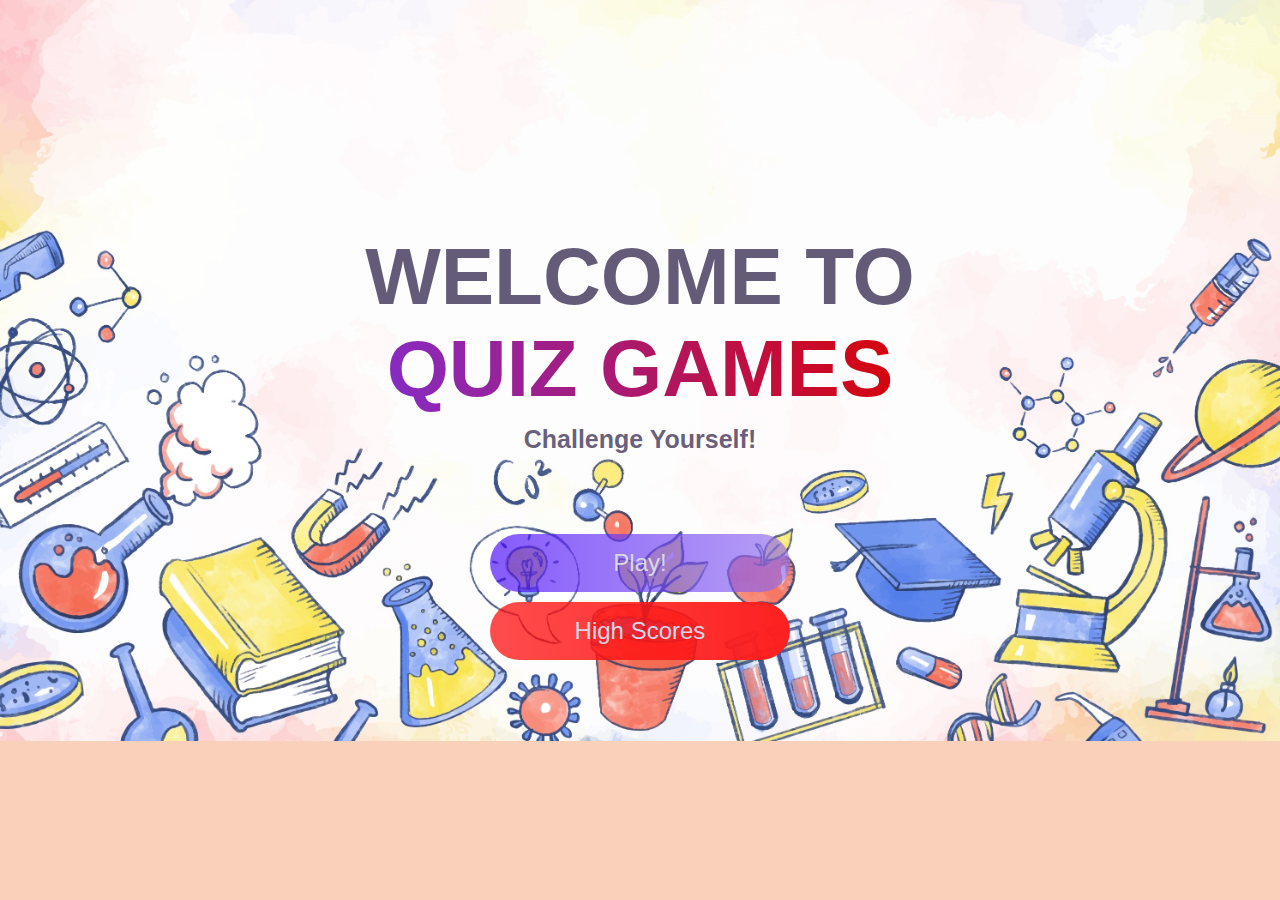
<file: index.html>
<!DOCTYPE html>
<html lang="en">

<head>
  <meta charset="UTF-8" />
  <meta name="viewport" content="width=device-width, initial-scale=1.0" />
  <title>Main Menu</title>
  <link rel="stylesheet" href="style/style.css" />
</head>

<body class="homeimg">
  <div class="container">
    <div id="home" class="flex-column flex-center">
      <h1>
        <div class="main-menu">WELCOME TO </div>
        <div class="text-home">QUIZ GAMES</div>
        <div class="text-layer">Challenge Yourself!</div>
      </h1>
      <a href="/game/game.html" class="btn" class="colortext">Play!</a>
      <a href="score/highscores.html" class="btn3" class="colortext">High Scores</a>
    </div>
  </div>
</body>

</html>
</file>
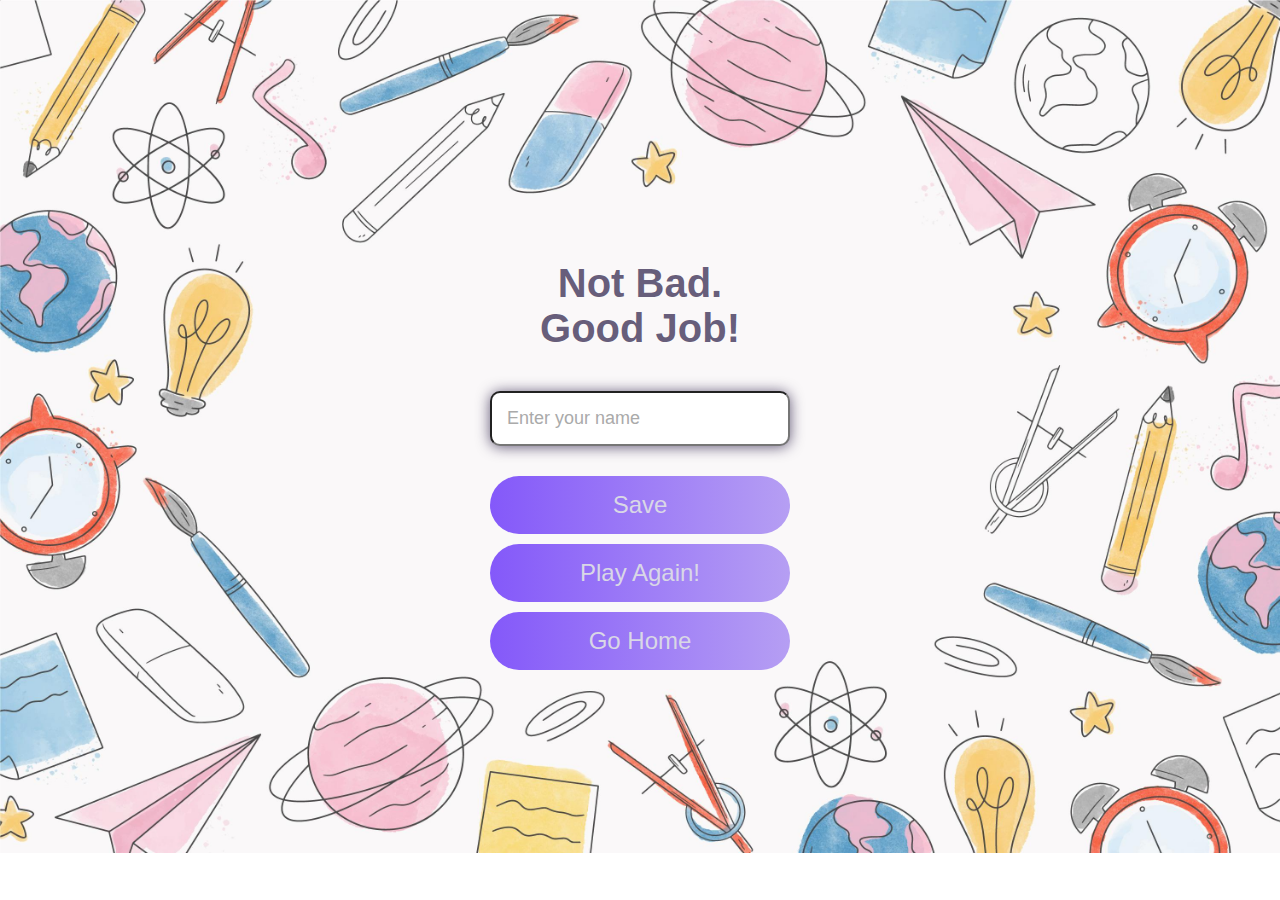
<file: end/end.html>
<!DOCTYPE html>
<html lang="en">

<head>
    <meta charset="UTF-8">
    <meta name="viewport" content="width=device-width, initial-scale=1.0">
    <title>Document</title>
    <link rel="stylesheet" href="/style/style.css">
</head>

<body>
    <div class="container">
        <div id="end" class="flex-center flex-column">
            <h1 id="finalScore">Your Score</h1>
            <form class="end-form-container">
                <h2 class="end-text">Not Bad. </br> Good Job!</h2>
                <input type="text" name="text" id="username" placeholder="Enter your name">
                <button class="btn" id="saveScoreBtn" type="submit" onclick="saveHighScore(event)"
                    disabled>Save</button>
            </form>
            <a href="/game/game.html" class="btn">Play Again!</a>
            <a href="/" class="btn">Go Home</a>
        </div>
    </div>
    <script src="/end/end.js"></script>
</body>

</html>
</file>
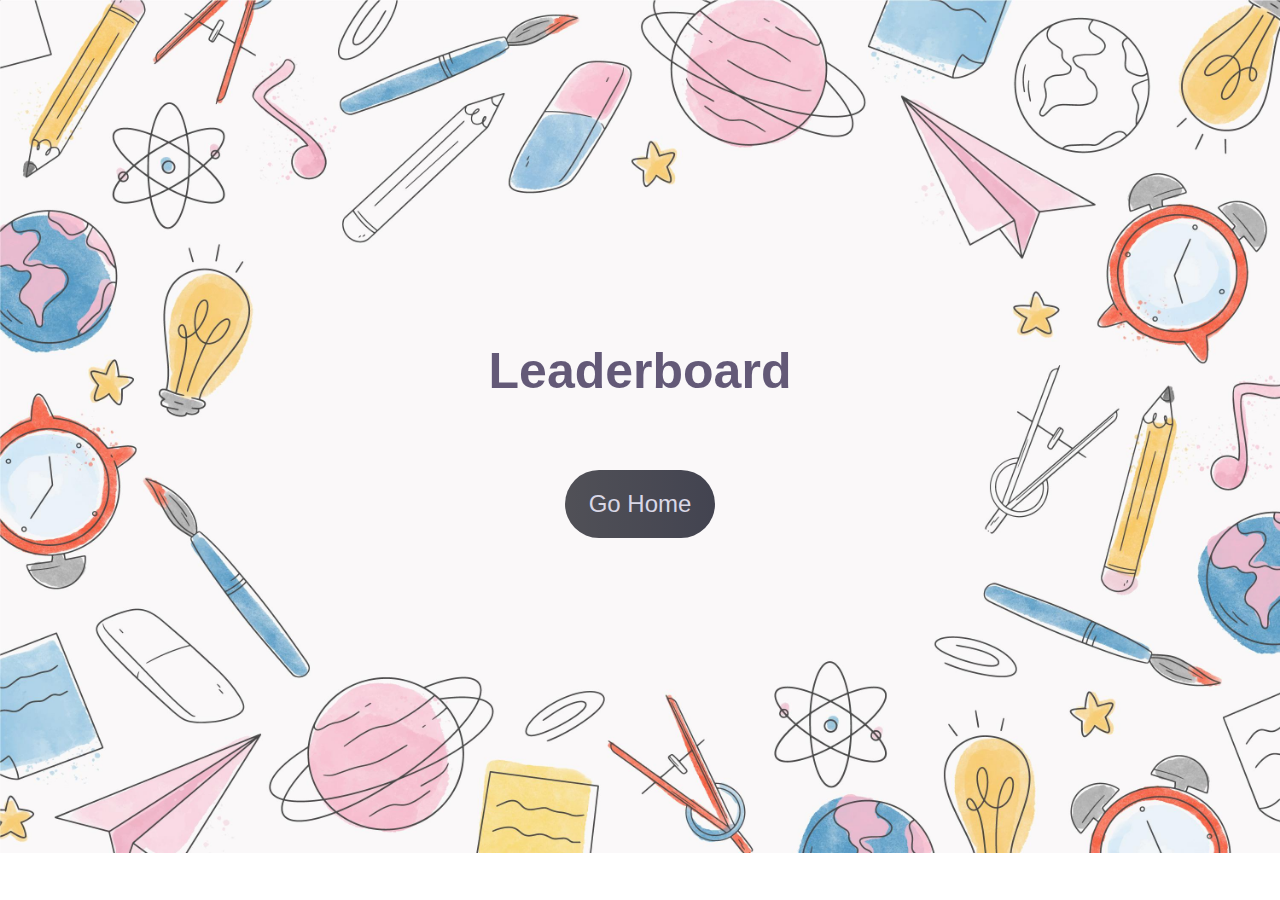
<file: score/highscores.html>
<!DOCTYPE html>
<html lang="en">

<head>
    <meta charset="UTF-8">
    <meta name="viewport" content="width=device-width, initial-scale=1.0">
    <title>High Score</title>
    <link rel="stylesheet" href="/style/style.css">
    <link rel="stylesheet" href="/score/highscores.css">
</head>

<body>
    <div class="container">
        <div id="highScores" class="flex-center flex-column">
            <h1 id="finalScore">Leaderboard</h1>
            <ul id="highScoresList"></ul>
            <a href="/" class="btn1">Go Home</i></a>
        </div>
    </div>
    <script src="/score/highscores.js"></script>
</body>

</html>
</file>
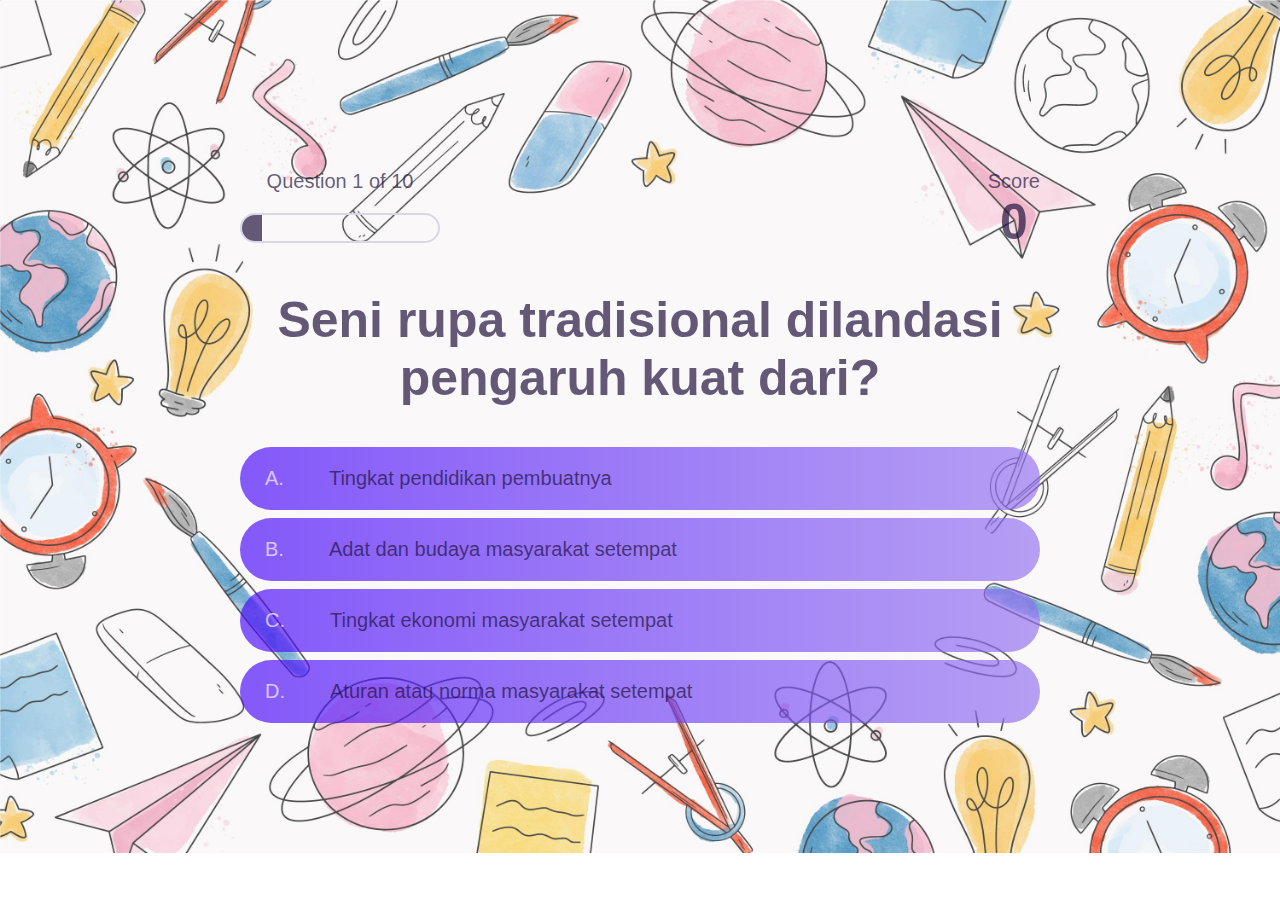
<file: mode/art/art.html>
<!DOCTYPE html>
<html lang="en">

<head>
    <meta charset="UTF-8" />
    <meta name="viewport" content="width=device-width, initial-scale=1.0" />
    <title>Art</title>
    <link rel="stylesheet" href="/style/style.css" />
    <link rel="stylesheet" href="/game/game.css" />
</head>

<body>
    <div class="container">
        <div id="game" class="justify-center flex-column">
            <div id="hud">
                <div class="hud-item">
                    <p id="progressText" class="hud-prefix">Question</p>
                    <div id="progressBar">
                        <div id="progressBarFull"></div>
                    </div>
                </div>
                <div class="hud-items">
                    <p class="hud-prefix">Score</p>
                    <h1 class="hud-main-text" id="score">0</h1>
                </div>
            </div>
            <h1 id="question">
                <div id="text-question">Question</div>
            </h1>
            <div class="choice-container">
                <p class="choice-prefix" class="choice-text">A.</p>
                <p class="choice-text" data-number="1">choice1</p>
            </div>
            <div class="choice-container">
                <p class="choice-prefix" class="choice-text">B.</p>
                <p class="choice-text" data-number="2">choice2</p>
            </div>
            <div class="choice-container">
                <p class="choice-prefix" class="choice-text">C.</p>
                <p class="choice-text" data-number="3">choice3</p>
            </div>
            <div class="choice-container">
                <p class="choice-prefix" class="choice-text">D.</p>
                <p class="choice-text" data-number="4">choice4</p>
            </div>
        </div>
    </div>
    <script src="/mode/art/art.js"></script>
</body>

</html>
</file>
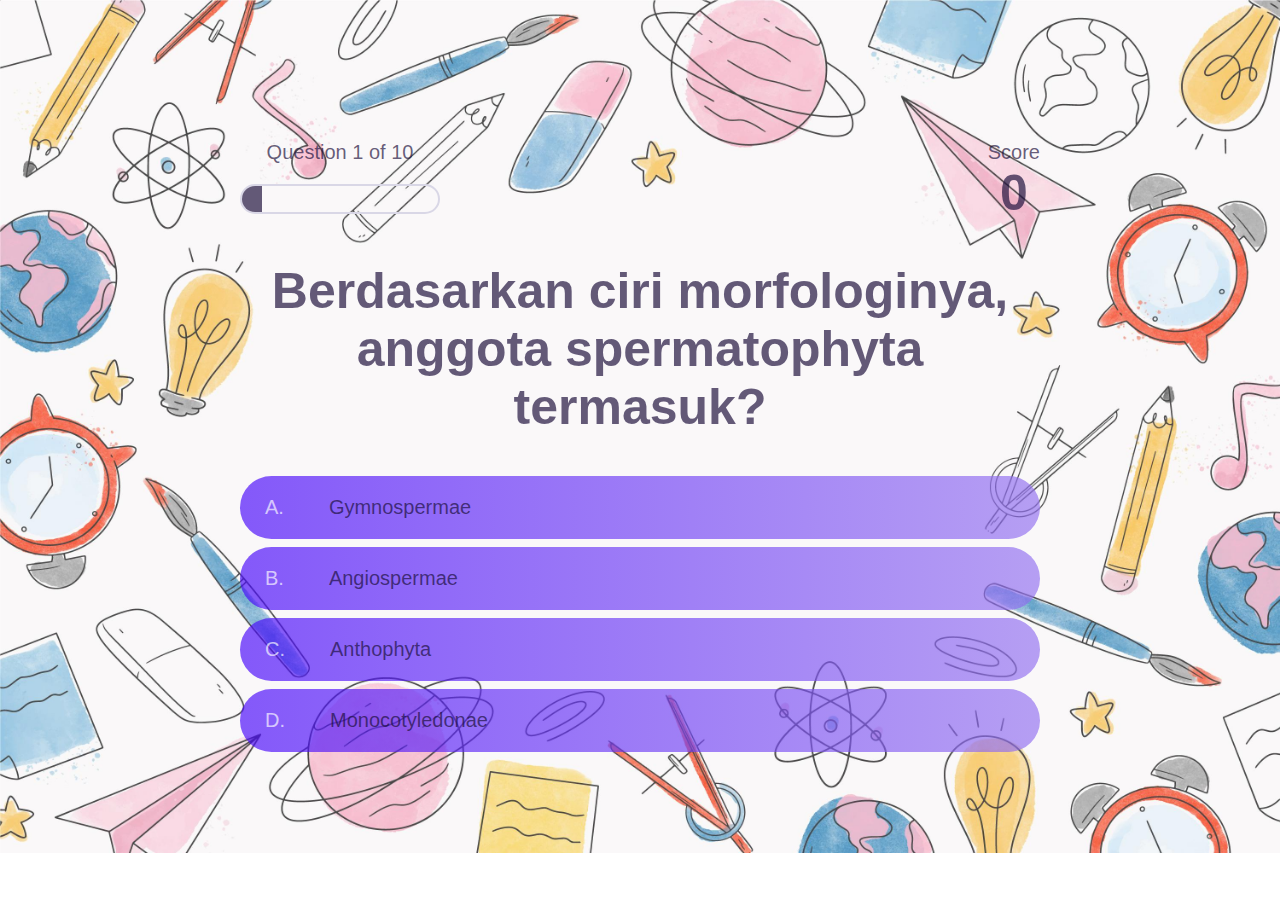
<file: mode/biology/biology.html>
<!DOCTYPE html>
<html lang="en">

<head>
    <meta charset="UTF-8" />
    <meta name="viewport" content="width=device-width, initial-scale=1.0" />
    <title>English Section</title>
    <link rel="stylesheet" href="/style/style.css" />
    <link rel="stylesheet" href="/game/game.css" />
</head>

<body>
    <div class="container">
        <div id="game" class="justify-center flex-column">
            <div id="hud">
                <div class="hud-item">
                    <p id="progressText" class="hud-prefix">Question</p>
                    <div id="progressBar">
                        <div id="progressBarFull"></div>
                    </div>
                </div>
                <div class="hud-items">
                    <p class="hud-prefix">Score</p>
                    <h1 class="hud-main-text" id="score">0</h1>
                </div>
            </div>
            <h1 id="question">
                <div id="text-question">Question</div>
            </h1>
            <div class="choice-container">
                <p class="choice-prefix" class="choice-text">A.</p>
                <p class="choice-text" data-number="1">choice1</p>
            </div>
            <div class="choice-container">
                <p class="choice-prefix" class="choice-text">B.</p>
                <p class="choice-text" data-number="2">choice2</p>
            </div>
            <div class="choice-container">
                <p class="choice-prefix" class="choice-text">C.</p>
                <p class="choice-text" data-number="3">choice3</p>
            </div>
            <div class="choice-container">
                <p class="choice-prefix" class="choice-text">D.</p>
                <p class="choice-text" data-number="4">choice4</p>
            </div>
        </div>
    </div>
    <script src="/mode/biology/biolology.js"></script>
</body>

</html>
</file>
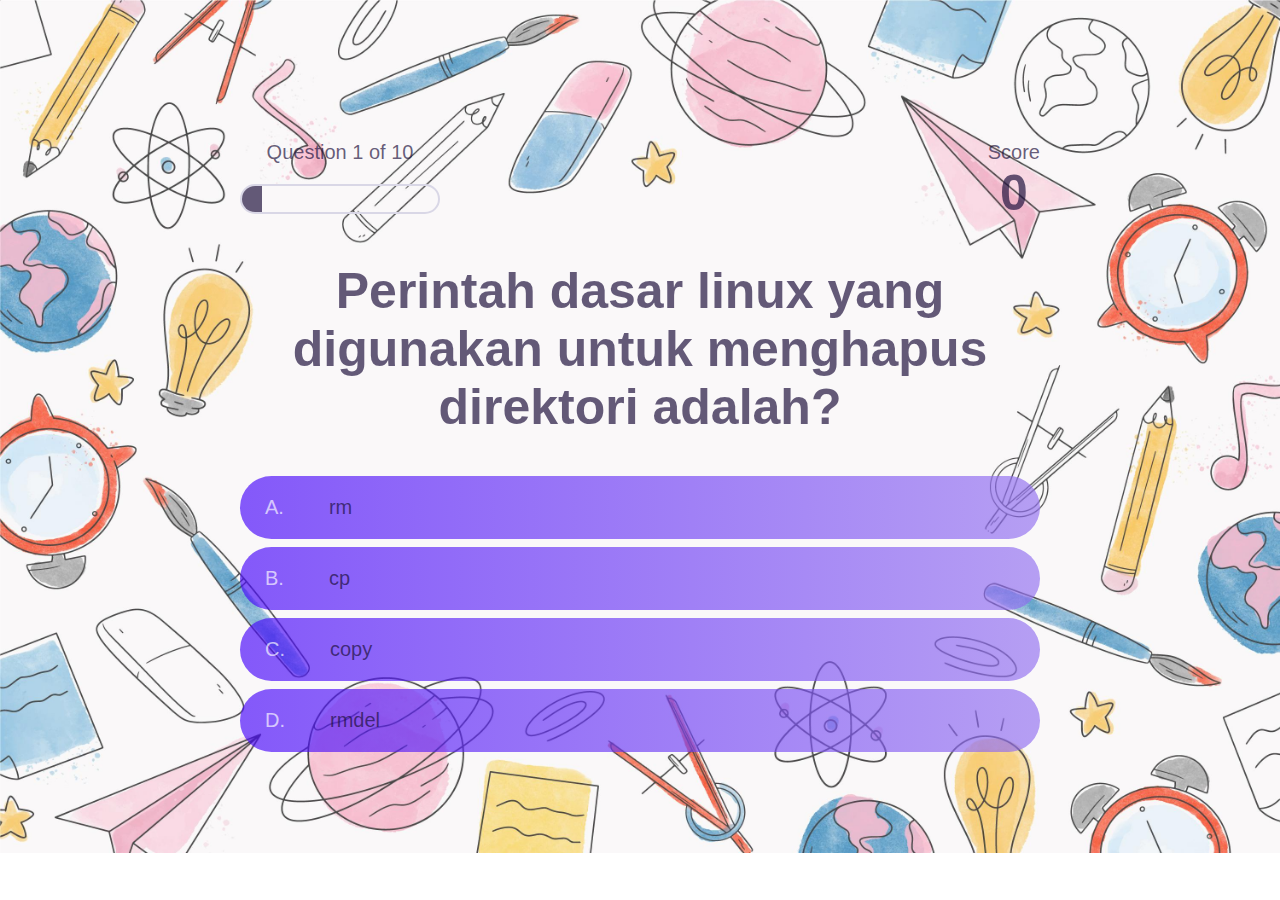
<file: mode/computer/computer.html>
<!DOCTYPE html>
<html lang="en">

<head>
    <meta charset="UTF-8" />
    <meta name="viewport" content="width=device-width, initial-scale=1.0" />
    <title>Computer</title>
    <link rel="stylesheet" href="/style/style.css" />
    <link rel="stylesheet" href="/game/game.css" />
</head>

<body>
    <div class="container">
        <div id="game" class="justify-center flex-column">
            <div id="hud">
                <div class="hud-item">
                    <p id="progressText" class="hud-prefix">Question</p>
                    <div id="progressBar">
                        <div id="progressBarFull"></div>
                    </div>
                </div>
                <div class="hud-items">
                    <p class="hud-prefix">Score</p>
                    <h1 class="hud-main-text" id="score">0</h1>
                </div>
            </div>
            <h1 id="question">
                <div id="text-question">Question</div>
            </h1>
            <div class="choice-container">
                <p class="choice-prefix" class="choice-text">A.</p>
                <p class="choice-text" data-number="1">choice1</p>
            </div>
            <div class="choice-container">
                <p class="choice-prefix" class="choice-text">B.</p>
                <p class="choice-text" data-number="2">choice2</p>
            </div>
            <div class="choice-container">
                <p class="choice-prefix" class="choice-text">C.</p>
                <p class="choice-text" data-number="3">choice3</p>
            </div>
            <div class="choice-container">
                <p class="choice-prefix" class="choice-text">D.</p>
                <p class="choice-text" data-number="4">choice4</p>
            </div>
        </div>
    </div>
    <script src="/mode/computer/computer.js"></script>
</body>

</html>
</file>
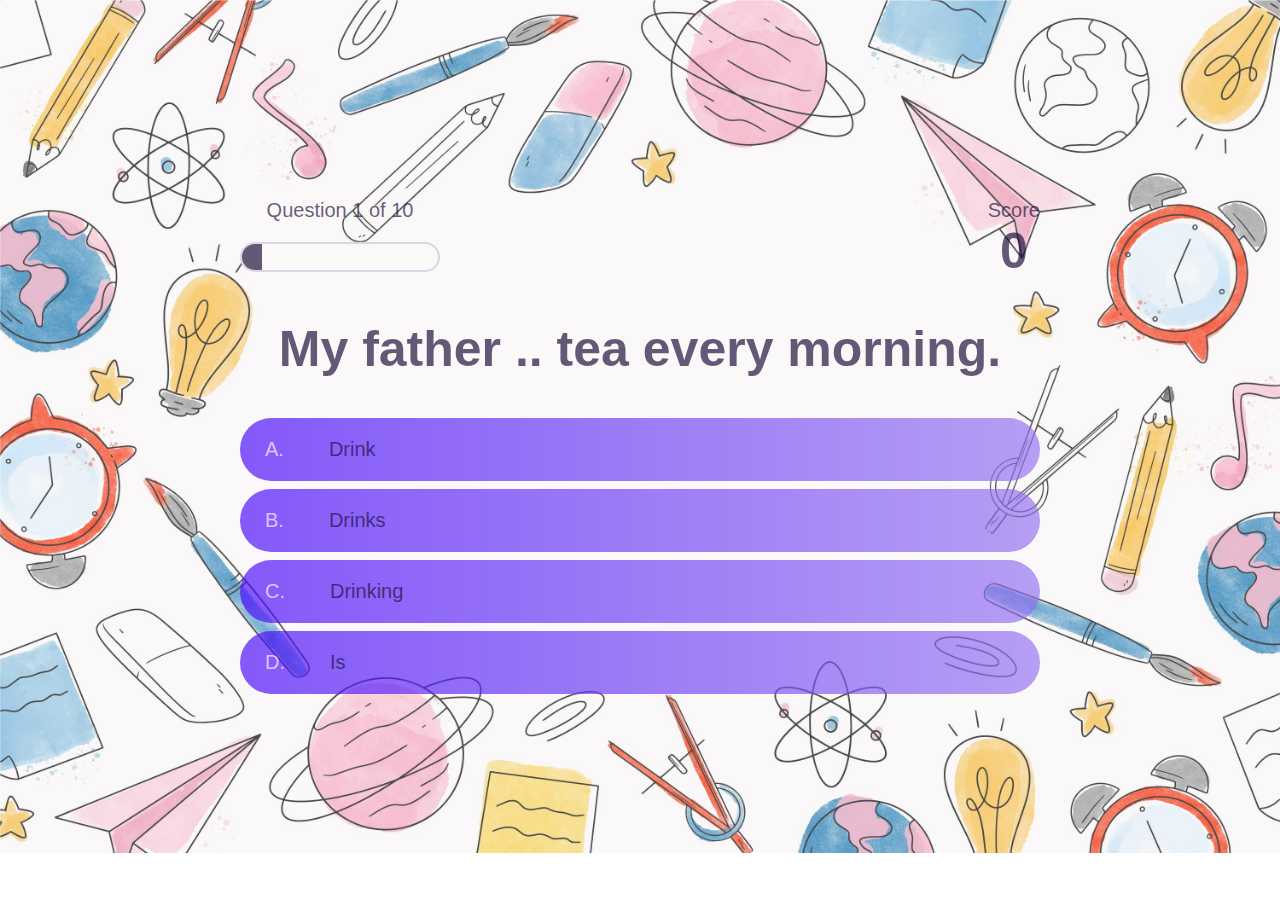
<file: mode/english/english.html>
<!DOCTYPE html>
<html lang="en">

<head>
    <meta charset="UTF-8" />
    <meta name="viewport" content="width=device-width, initial-scale=1.0" />
    <title>English Section</title>
    <link rel="stylesheet" href="/style/style.css" />
    <link rel="stylesheet" href="/game/game.css" />
</head>

<body>
    <div class="container">
        <div id="game" class="justify-center flex-column">
            <div id="hud">
                <div class="hud-item">
                    <p id="progressText" class="hud-prefix">Question</p>
                    <div id="progressBar">
                        <div id="progressBarFull"></div>
                    </div>
                </div>
                <div class="hud-items">
                    <p class="hud-prefix">Score</p>
                    <h1 class="hud-main-text" id="score">0</h1>
                </div>
            </div>
            <h1 id="question">
                <div id="text-question">What is this answer to this Question</div>
            </h1>
            <div class="choice-container">
                <p class="choice-prefix" class="choice-text">A.</p>
                <p class="choice-text" data-number="1">choice1</p>
            </div>
            <div class="choice-container">
                <p class="choice-prefix" class="choice-text">B.</p>
                <p class="choice-text" data-number="2">choice2</p>
            </div>
            <div class="choice-container">
                <p class="choice-prefix" class="choice-text">C.</p>
                <p class="choice-text" data-number="3">choice3</p>
            </div>
            <div class="choice-container">
                <p class="choice-prefix" class="choice-text">D.</p>
                <p class="choice-text" data-number="4">choice4</p>
            </div>
        </div>
    </div>
    <script src="/mode/english/english.js"></script>
</body>

</html>
</file>
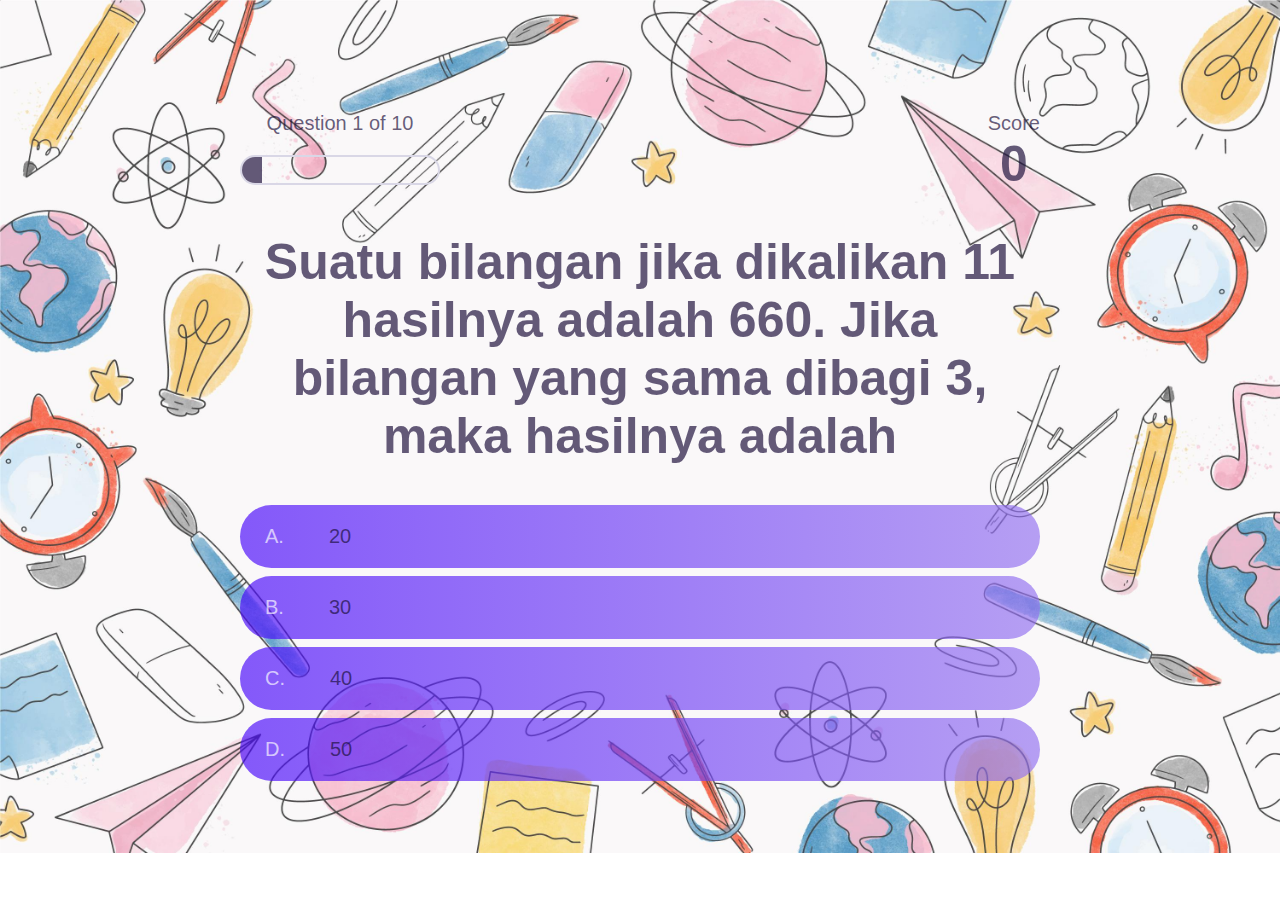
<file: mode/math/math.html>
<!DOCTYPE html>
<html lang="en">

<head>
    <meta charset="UTF-8" />
    <meta name="viewport" content="width=device-width, initial-scale=1.0" />
    <title>Mathematics</title>
    <link rel="stylesheet" href="/style/style.css" />
    <link rel="stylesheet" href="/game/game.css" />
</head>

<body>
    <div class="container">
        <div id="game" class="justify-center flex-column">
            <div id="hud">
                <div class="hud-item">
                    <p id="progressText" class="hud-prefix">Question</p>
                    <div id="progressBar">
                        <div id="progressBarFull"></div>
                    </div>
                </div>
                <div class="hud-items">
                    <p class="hud-prefix">Score</p>
                    <h1 class="hud-main-text" id="score">0</h1>
                </div>
            </div>
            <h1 id="question">
                <div id="text-question">What is this answer to this Question</div>
            </h1>
            <div class="choice-container">
                <p class="choice-prefix" class="choice-text">A.</p>
                <p class="choice-text" data-number="1">choice1</p>
            </div>
            <div class="choice-container">
                <p class="choice-prefix" class="choice-text">B.</p>
                <p class="choice-text" data-number="2">choice2</p>
            </div>
            <div class="choice-container">
                <p class="choice-prefix" class="choice-text">C.</p>
                <p class="choice-text" data-number="3">choice3</p>
            </div>
            <div class="choice-container">
                <p class="choice-prefix" class="choice-text">D.</p>
                <p class="choice-text" data-number="4">choice4</p>
            </div>
        </div>
    </div>
    <script src="/mode/math/math.js"></script>
</body>

</html>
</file>
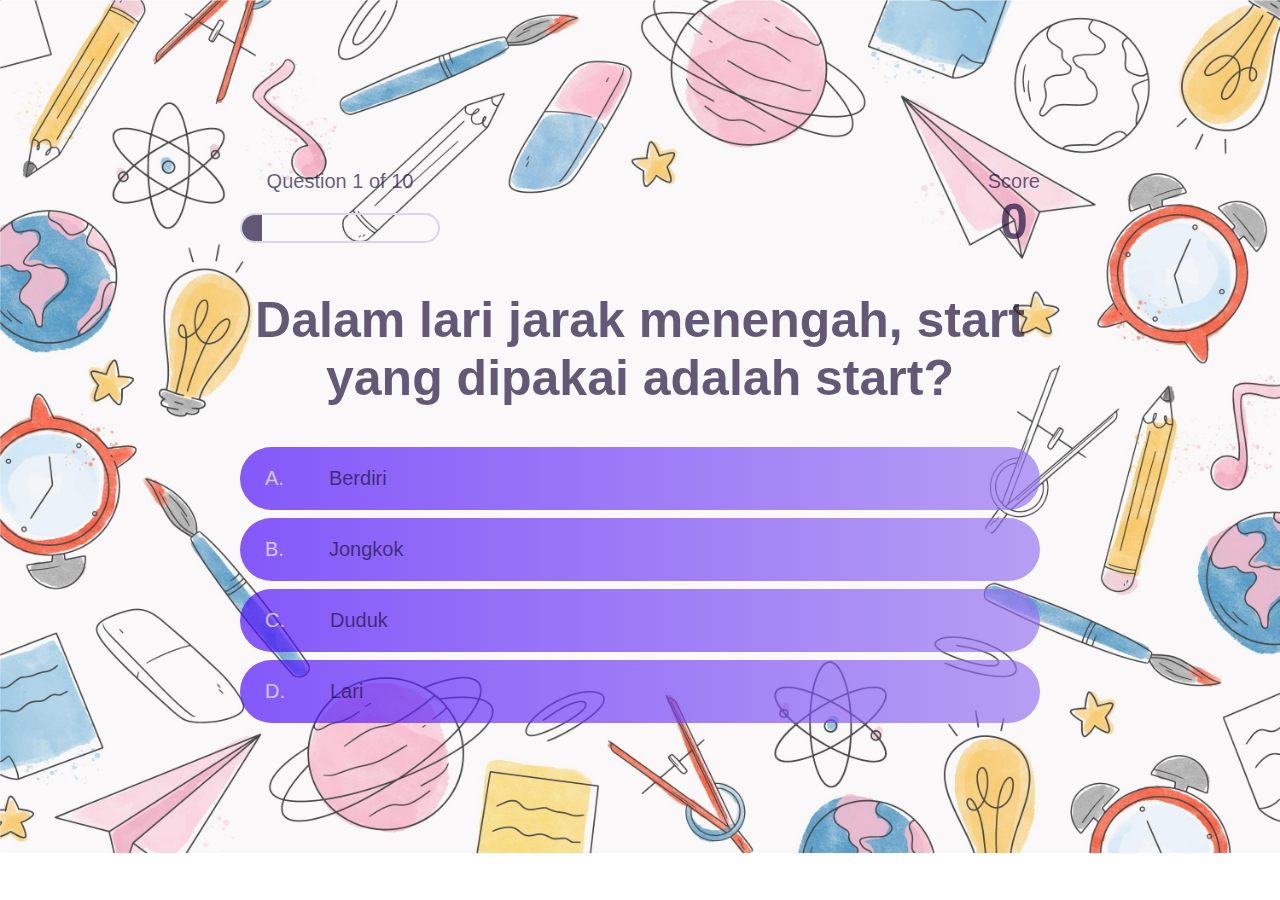
<file: mode/sport/sport.html>
<!DOCTYPE html>
<html lang="en">

<head>
    <meta charset="UTF-8" />
    <meta name="viewport" content="width=device-width, initial-scale=1.0" />
    <title>English Section</title>
    <link rel="stylesheet" href="/style/style.css" />
    <link rel="stylesheet" href="/game/game.css" />
</head>

<body>
    <div class="container">
        <div id="game" class="justify-center flex-column">
            <div id="hud">
                <div class="hud-item">
                    <p id="progressText" class="hud-prefix">Question</p>
                    <div id="progressBar">
                        <div id="progressBarFull"></div>
                    </div>
                </div>
                <div class="hud-items">
                    <p class="hud-prefix">Score</p>
                    <h1 class="hud-main-text" id="score">0</h1>
                </div>
            </div>
            <h1 id="question">
                <div id="text-question">Question</div>
            </h1>
            <div class="choice-container">
                <p class="choice-prefix" class="choice-text">A.</p>
                <p class="choice-text" data-number="1">choice1</p>
            </div>
            <div class="choice-container">
                <p class="choice-prefix" class="choice-text">B.</p>
                <p class="choice-text" data-number="2">choice2</p>
            </div>
            <div class="choice-container">
                <p class="choice-prefix" class="choice-text">C.</p>
                <p class="choice-text" data-number="3">choice3</p>
            </div>
            <div class="choice-container">
                <p class="choice-prefix" class="choice-text">D.</p>
                <p class="choice-text" data-number="4">choice4</p>
            </div>
        </div>
    </div>
    <script src="/mode/sport/sport.js"></script>
</body>

</html>
</file>
<file: style/style.css>
:root {
  background-image: url("/style/sample2.jpg");
  background-size: 100% auto;
  background-position-x: center;
  background-repeat: no-repeat;
}

.homeimg {
  background-image: url("/style/sample1.jpg");
  background-size: 100% auto;
  background-position-x: center;
  background-repeat: no-repeat;
  background-color: #f9d0ba;
}

.text-layer {
  font-size: 2.5rem;
  margin-top: 1rem;
  color: rgba(26, 14, 58, 0.678);
  margin-bottom: 4rem;
  text-align: center;
}

.text-home {
  font-size: 8rem;
  background-color: #f37878;
    background-image: linear-gradient(80deg, #4706faa8, rgb(218, 2, 2));
    background-size: 100%;
    -webkit-background-clip: text;
    -moz-background-clip: text;
    -webkit-text-fill-color: transparent; 
    -moz-text-fill-color: transparent;
}

* {
  box-sizing: border-box;
  margin: 0;
  padding: 0;
  font-size: 62.5%;
  font-family: sans-serif;
}

h1 {
  font-size: 5rem;
  color: rgba(26, 14, 58, 0.678);
  margin-bottom: 4rem;
  text-align: center;
}

h2 {
  font-size: 4rem;
  text-align: center;
  margin-bottom: 4rem;
  color: rgba(26, 14, 58, 0.678);
}

ul {
  color: rgba(26, 14, 58, 0.678);
}

p {
  font-size: 2rem;
  color: rgba(26, 14, 58, 0.678);
}

.main-menu{
  font-size: 8rem;
  color: rgba(26, 14, 58, 0.678);
  text-align: center;
}

.container {
  width: 100vw;
  height: 100vh;
  display: flex;
  justify-content: center;
  justify-items: center;
  max-width: 80rem;
  margin: auto;
  padding: 2rem;
}

.flex-column {
  display: flex;
  flex-direction: column;
}

.flex-center {
  justify-content: center;
  align-items: center;
}

.justify-center {
  justify-content: center;
}

.text-question {
  font-size: 3rem;
  color: rgba(26, 14, 58, 0.678);
  margin-bottom: 4rem;
  text-align: center;
}

.text-center {
  text-align: center;
}

.hidden {
  display: none;
}

.btn1 {
  font-size: 2.4rem;
  padding: 2rem 0;
  width: 15rem;
  text-align: center;
  margin-top: 3rem;
  margin-bottom: 1rem;
  text-decoration: none;
  color: #d9d7e6;
  background: linear-gradient(90deg, rgba(0, 1, 10, 0.678) 0%, rgba(0, 2, 19, 0.733) 100%);
  border-radius: 100px;
  margin-bottom: 2rem;
}

.btn1:hover {
  cursor: pointer;
  color: #d9d7e6;
  box-shadow: 0 0.4rem 1.4rem 0 rgba(0, 2, 19, 0.733);
  transition: transform 150ms;
  transform: scale(1.03);
}

.btn-selector {
  font-size: 2.4rem;
  padding: 1.2rem 0;
  width: 25rem;
  text-align: center;
  text-decoration: none;
  color: #d9d7e6;
  background: linear-gradient(90deg, #4706faa8 0%, #9270f0a8 100%);
  border-radius: 60px;
  margin-bottom: 0.5rem;
}

.btn-selector:hover {
  cursor: pointer;
  color: #d42c2ce0;
  box-shadow: 0 0.4rem 1.4rem 0 rgba(221, 42, 42, 0.911);
  transition: transform 150ms;
  transform: scale(1.03);
}

.btn {
  font-size: 2.4rem;
  padding: 1.5rem 0;
  width: 30rem;
  text-align: center;
  text-decoration: none;
  color: #d9d7e6;
  background: linear-gradient(90deg, #4706faa8 0%, #9270f0a8 100%);
  border-radius: 100px;
  margin-bottom: 1rem;
}

.btn:hover {
  cursor: pointer;
  color: #d9d7e6;
  box-shadow: 0 0.4rem 1.4rem 0 rgba(221, 42, 42, 0.911);
  background: linear-gradient(
    90deg,
    rgba(255, 3, 3, 0.705) 0%,
    rgb(253, 32, 32) 100%
  );
  transition: transform 150ms;
  transform: scale(1.03);
}

.btn[disabled]:hover {
  cursor: not-allowed;
  box-shadow: none;
  transform: none;
}

.btn3 {
  font-size: 2.4rem;
  padding: 1.5rem 0;
  width: 30rem;
  text-align: center;
  text-decoration: none;
  color: #d9d7e6;
  background: linear-gradient(
    90deg,
    rgba(255, 3, 3, 0.705) 0%,
    rgb(253, 32, 32) 100%
  );
  border-radius: 100px;
  margin-bottom: 1rem;
}

.btn3:hover {
  cursor: pointer;
  color: #d9d7e6;
  background: linear-gradient(90deg, #4706faa8 0%, #9270f0a8 100%);
  box-shadow: 0 0.4rem 1.4rem 0 rgba(37, 3, 189, 0.774);
  transition: transform 150ms;
  transform: scale(1.03);
}

/* End Game */

.end-form-container{
  width: 100%;
  display: flex;
  flex-direction: column;
  align-items: center;
  max-width: 30rem;
}

input {
  margin-bottom: 1rem;
  width: 20rem;
  padding: 1.5rem;
  font-size: 1.8rem;
  border-radius: 10px;
  box-shadow: 0 0.1rem 1.4rem 0 rgba(26, 14, 58, 0.678);
}

input::placeholder{
  color: #aaa;
}

#username{
  margin-bottom: 3rem;
  width: 100%;
  outline: none;
}

#end-text{
  font-size: 2.4rem;
  color: rgba(26, 14, 58, 0.678);
  text-align: center;
}

#saveScoreBtn{
  border: none;
}
</file>
<file: score/highscores.css>
body{
    color: #fff;
}

#highScoreList{
    list-style: none;
    margin-bottom: 4rem;
}

.high-score{
    font-size: 2.8rem;
    margin-bottom: 0.5rem;
}
</file>
<file: game/game.css>
body {
  color: #ffffff;
}

.choice-container {
  display: flex;
  margin-bottom: 0.8rem;
  width: 100%;
  border-radius: 100px;
  background: linear-gradient(90deg, #4706faa8 0%, #9270f0a8 100%);
  font-size: 3rem;
  min-width: 80rem;
}

.choice-container:hover {
  cursor: pointer;
  box-shadow: 0 0.4rem 1.4rem 0 #d9d7e6;
  transform: scale(1.02);
  transform: transform 100ms;
}

.choice-prefix {
  padding: 2rem 2.5rem;
  color: rgba(255, 255, 255, 0.678);;
}

.choice-text {
  padding: 2rem;
  width: 100%;
}

.correct {
  background: linear-gradient(32deg, rgb(4, 230, 71) 0%, rgb(69, 253, 32) 100%);
}

.incorrect {
  background: linear-gradient(32deg, rgb(218, 8, 8) 0%, rgb(253, 32, 32) 100%);
}

/* Heads up Display */
#hud {
  display: flex;
  justify-content: space-between;
}

.hud-prefix {
  text-align: center;
  font-size: 2rem;
}

.hud-main-text {
  text-align: center;
}

#progressBar {
  width: 20rem;
  height: 3rem;
  border: 0.2rem solid #d9d7e6;
  margin-top: 2rem;
  border-radius: 50px;
  overflow: hidden;
}

#progressBarFull {
  height: 100%;
  background: rgba(26, 14, 58, 0.678);
  width: 0%;
}

@media screen and (max-width: 768px) {
  .choice-container {
    min-width: 40rem;
  }
}
</file>
